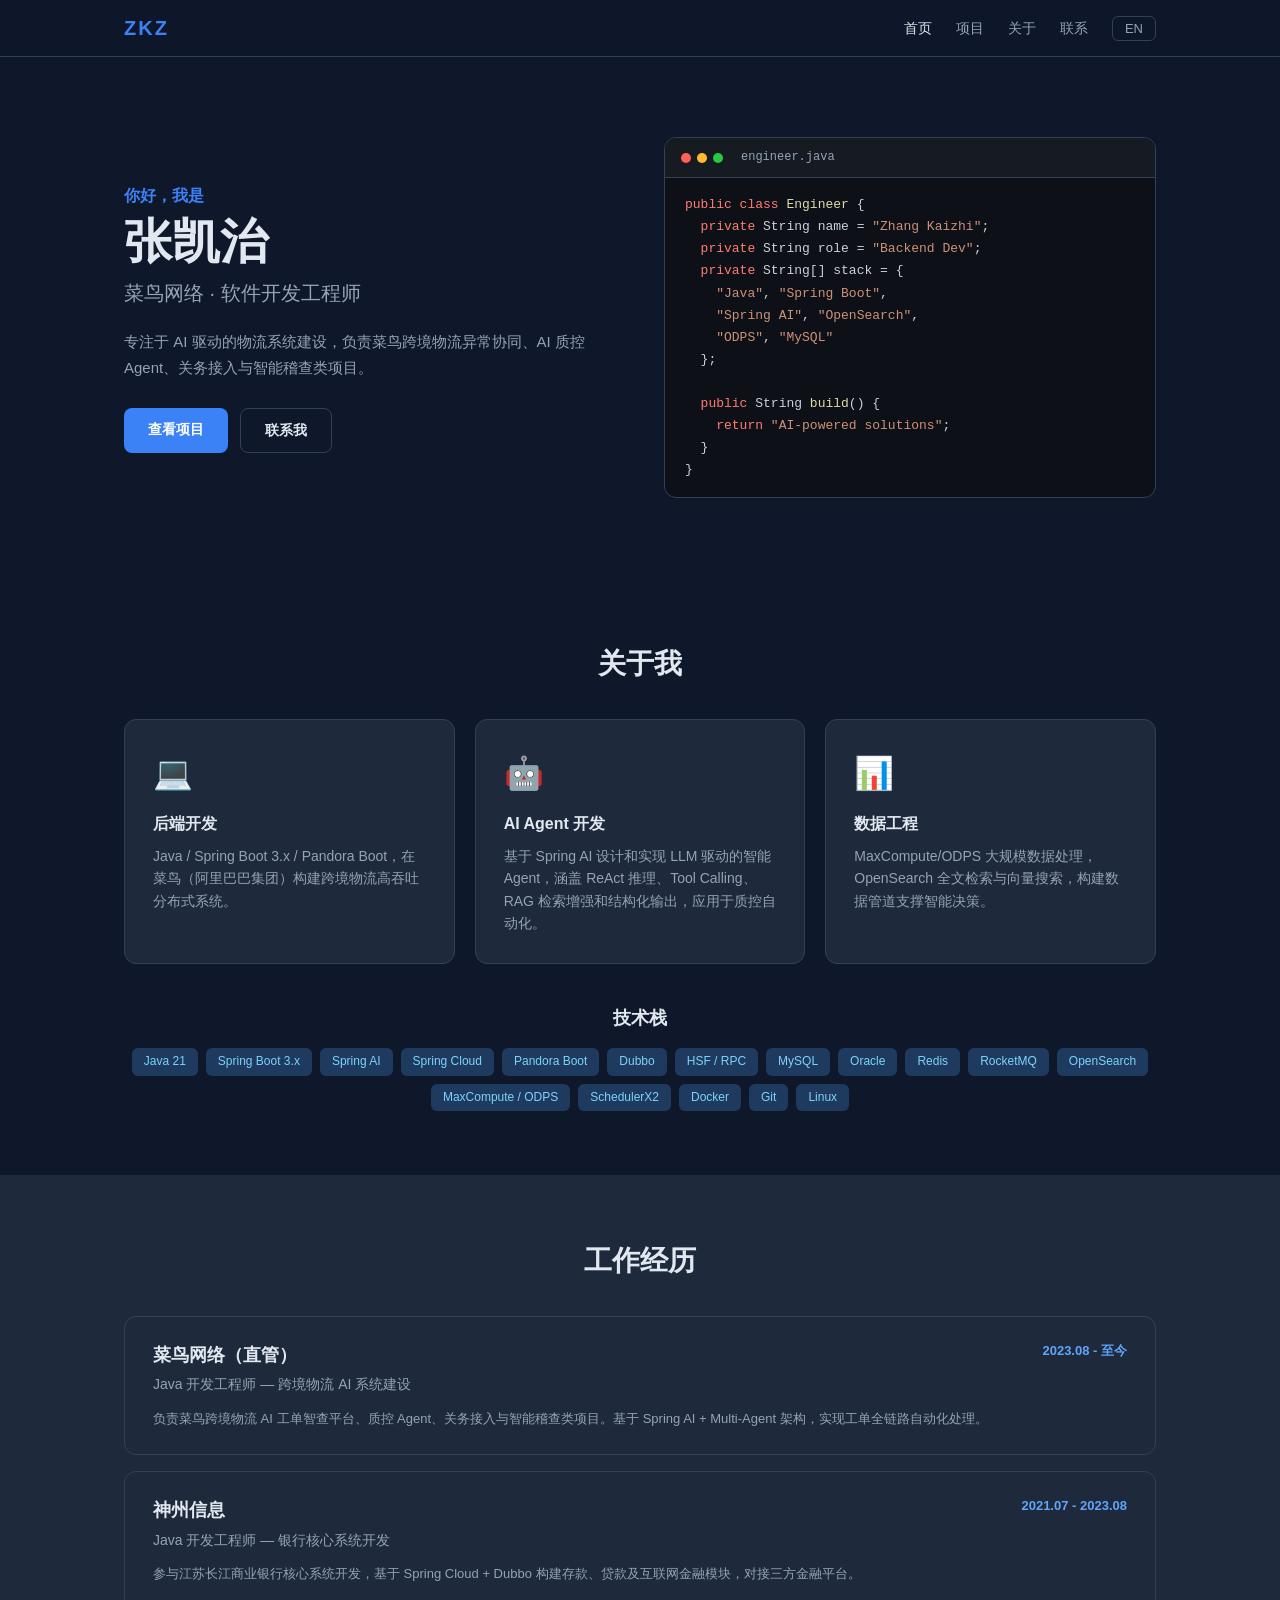
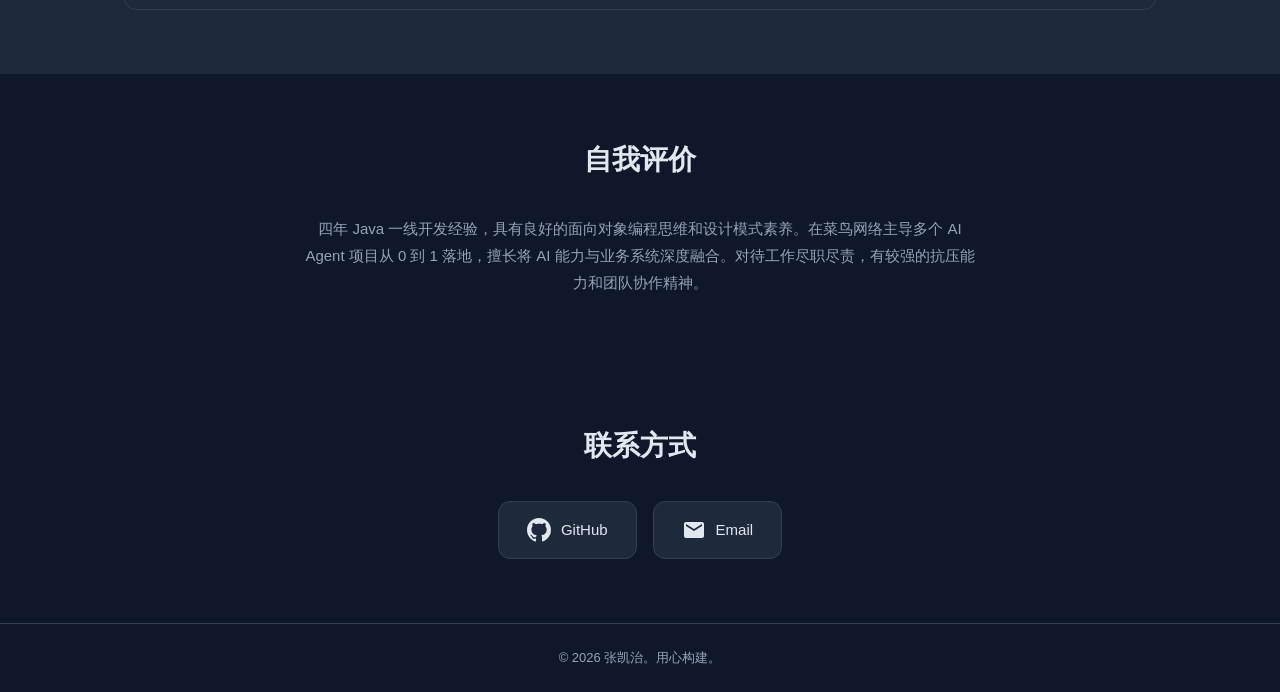
<file: index.html>
<!DOCTYPE html>
<html lang="zh-CN">
<head>
  <meta charset="UTF-8">
  <meta name="viewport" content="width=device-width, initial-scale=1.0">
  <title>张凯治 - 软件开发工程师</title>
  <link rel="stylesheet" href="style.css">
  <link rel="icon" href="data:image/svg+xml,<svg xmlns=%22http://www.w3.org/2000/svg%22 viewBox=%220 0 100 100%22><text y=%22.9em%22 font-size=%2290%22>👨‍💻</text></svg>">
</head>
<body>
  <nav class="navbar">
    <div class="nav-container">
      <a href="index.html" class="nav-logo">ZKZ</a>
      <div class="nav-links">
        <a href="index.html" class="active" data-i18n="nav.home">首页</a>
        <a href="projects.html" data-i18n="nav.projects">项目</a>
        <a href="#about" data-i18n="nav.about">关于</a>
        <a href="#contact" data-i18n="nav.contact">联系</a>
        <button class="lang-btn" onclick="toggleLang()" data-i18n="nav.lang">EN</button>
      </div>
    </div>
  </nav>

  <section class="hero">
    <div class="hero-content">
      <p class="hero-greeting" data-i18n="hero.greeting">你好，我是</p>
      <h1 class="hero-name" data-i18n="hero.name">张凯治</h1>
      <p class="hero-title" data-i18n="hero.title">菜鸟网络 · 软件开发工程师</p>
      <p class="hero-desc" data-i18n="hero.desc">
        专注于 AI 驱动的物流系统建设，负责菜鸟跨境物流异常协同、AI 质控 Agent、关务接入与智能稽查类项目。
      </p>
      <div class="hero-actions">
        <a href="projects.html" class="btn btn-primary" data-i18n="hero.btn1">查看项目</a>
        <a href="#contact" class="btn btn-outline" data-i18n="hero.btn2">联系我</a>
      </div>
    </div>
    <div class="hero-visual">
      <div class="code-block">
        <div class="code-header">
          <span class="dot red"></span>
          <span class="dot yellow"></span>
          <span class="dot green"></span>
          <span class="code-filename" data-i18n="hero.codefile">engineer.java</span>
        </div>
        <pre class="code-body"><code><span class="keyword">public class</span> <span class="class-name">Engineer</span> {
  <span class="keyword">private</span> String name = <span class="string">"Zhang Kaizhi"</span>;
  <span class="keyword">private</span> String role = <span class="string">"Backend Dev"</span>;
  <span class="keyword">private</span> String[] stack = {
    <span class="string">"Java"</span>, <span class="string">"Spring Boot"</span>,
    <span class="string">"Spring AI"</span>, <span class="string">"OpenSearch"</span>,
    <span class="string">"ODPS"</span>, <span class="string">"MySQL"</span>
  };

  <span class="keyword">public</span> String <span class="method">build</span>() {
    <span class="keyword">return</span> <span class="string">"AI-powered solutions"</span>;
  }
}</code></pre>
      </div>
    </div>
  </section>

  <section class="section" id="about">
    <div class="container">
      <h2 class="section-title" data-i18n="about.title">关于我</h2>
      <div class="about-grid">
        <div class="about-card">
          <div class="about-icon">&#128187;</div>
          <h3 data-i18n="about.card1.title">后端开发</h3>
          <p data-i18n="about.card1.desc">
            Java / Spring Boot 3.x / Pandora Boot，在菜鸟（阿里巴巴集团）构建跨境物流高吞吐分布式系统。
          </p>
        </div>
        <div class="about-card">
          <div class="about-icon">&#129302;</div>
          <h3 data-i18n="about.card2.title">AI Agent 开发</h3>
          <p data-i18n="about.card2.desc">
            基于 Spring AI 设计和实现 LLM 驱动的智能 Agent，涵盖 ReAct 推理、Tool Calling、RAG 检索增强和结构化输出，应用于质控自动化。
          </p>
        </div>
        <div class="about-card">
          <div class="about-icon">&#128202;</div>
          <h3 data-i18n="about.card3.title">数据工程</h3>
          <p data-i18n="about.card3.desc">
            MaxCompute/ODPS 大规模数据处理，OpenSearch 全文检索与向量搜索，构建数据管道支撑智能决策。
          </p>
        </div>
      </div>

      <div class="tech-stack">
        <h3 class="stack-title" data-i18n="about.stack">技术栈</h3>
        <div class="stack-tags">
          <span class="tag">Java 21</span>
          <span class="tag">Spring Boot 3.x</span>
          <span class="tag">Spring AI</span>
          <span class="tag">Spring Cloud</span>
          <span class="tag">Pandora Boot</span>
          <span class="tag">Dubbo</span>
          <span class="tag">HSF / RPC</span>
          <span class="tag">MySQL</span>
          <span class="tag">Oracle</span>
          <span class="tag">Redis</span>
          <span class="tag">RocketMQ</span>
          <span class="tag">OpenSearch</span>
          <span class="tag">MaxCompute / ODPS</span>
          <span class="tag">SchedulerX2</span>
          <span class="tag">Docker</span>
          <span class="tag">Git</span>
          <span class="tag">Linux</span>
        </div>
      </div>
    </div>
  </section>

  <!-- 工作经历 -->
  <section class="section section-alt" id="experience">
    <div class="container">
      <h2 class="section-title" data-i18n="exp.title">工作经历</h2>
      <div style="display:flex;flex-direction:column;gap:16px">
        <div style="background:var(--surface);border:1px solid var(--border);border-radius:var(--radius);padding:24px 28px;transition:border-color .2s">
          <div style="display:flex;justify-content:space-between;align-items:flex-start;flex-wrap:wrap;gap:8px">
            <div>
              <div style="font-size:18px;font-weight:700" data-i18n="exp1.company">菜鸟网络（直管）</div>
              <div style="font-size:14px;color:var(--text-muted);margin-top:4px" data-i18n="exp1.role">Java 开发工程师 &mdash; 跨境物流 AI 系统建设</div>
            </div>
            <div style="font-size:13px;color:var(--accent);font-weight:600" data-i18n="exp1.period">2023.08 - 至今</div>
          </div>
          <div style="margin-top:12px;font-size:13px;color:var(--text-muted);line-height:1.7" data-i18n="exp1.desc">
            负责菜鸟跨境物流 AI 工单智查平台、质控 Agent、关务接入与智能稽查类项目。基于 Spring AI + Multi-Agent 架构，实现工单全链路自动化处理。
          </div>
        </div>
        <div style="background:var(--surface);border:1px solid var(--border);border-radius:var(--radius);padding:24px 28px;transition:border-color .2s">
          <div style="display:flex;justify-content:space-between;align-items:flex-start;flex-wrap:wrap;gap:8px">
            <div>
              <div style="font-size:18px;font-weight:700" data-i18n="exp2.company">神州信息</div>
              <div style="font-size:14px;color:var(--text-muted);margin-top:4px" data-i18n="exp2.role">Java 开发工程师 &mdash; 银行核心系统开发</div>
            </div>
            <div style="font-size:13px;color:var(--accent);font-weight:600" data-i18n="exp2.period">2021.07 - 2023.08</div>
          </div>
          <div style="margin-top:12px;font-size:13px;color:var(--text-muted);line-height:1.7" data-i18n="exp2.desc">
            参与江苏长江商业银行核心系统开发，基于 Spring Cloud + Dubbo 构建存款、贷款及互联网金融模块，对接三方金融平台实现转账、还款、数据落地等功能。
          </div>
        </div>
      </div>
    </div>
  </section>

  <!-- 自我评价 -->
  <section class="section" id="evaluation">
    <div class="container" style="max-width:720px;text-align:center">
      <h2 class="section-title" data-i18n="eval.title">自我评价</h2>
      <p style="font-size:15px;color:var(--text-muted);line-height:1.8" data-i18n="eval.desc">
        四年 Java 一线开发经验，具有良好的面向对象编程思维和设计模式素养。在菜鸟网络主导多个 AI Agent 项目从 0 到 1 落地，擅长将 AI 能力与业务系统深度融合。对待工作尽职尽责，有较强的抗压能力和团队协作精神。
      </p>
    </div>
  </section>

  <section class="section" id="contact">
    <div class="container">
      <h2 class="section-title" data-i18n="contact.title">联系方式</h2>
      <div class="contact-links">
        <a href="https://github.com/zkzll" target="_blank" class="contact-card">
          <svg class="contact-icon" viewBox="0 0 24 24" fill="currentColor"><path d="M12 0C5.37 0 0 5.37 0 12c0 5.31 3.435 9.795 8.205 11.385.6.105.825-.255.825-.57 0-.285-.015-1.23-.015-2.235-3.015.555-3.795-.735-4.035-1.41-.135-.345-.72-1.41-1.23-1.695-.42-.225-1.02-.78-.015-.795.945-.015 1.62.87 1.845 1.23 1.08 1.815 2.805 1.305 3.495.99.105-.78.42-1.305.765-1.605-2.67-.3-5.46-1.335-5.46-5.925 0-1.305.465-2.385 1.23-3.225-.12-.3-.54-1.53.12-3.18 0 0 1.005-.315 3.3 1.23.96-.27 1.98-.405 3-.405s2.04.135 3 .405c2.295-1.56 3.3-1.23 3.3-1.23.66 1.65.24 2.88.12 3.18.765.84 1.23 1.905 1.23 3.225 0 4.605-2.805 5.625-5.475 5.925.435.375.81 1.095.81 2.22 0 1.605-.015 2.895-.015 3.3 0 .315.225.69.825.57A12.02 12.02 0 0024 12c0-6.63-5.37-12-12-12z"/></svg>
          <span>GitHub</span>
        </a>
        <a href="mailto:zkz01782702@cainiao.com" class="contact-card">
          <svg class="contact-icon" viewBox="0 0 24 24" fill="currentColor"><path d="M20 4H4c-1.1 0-2 .9-2 2v12c0 1.1.9 2 2 2h16c1.1 0 2-.9 2-2V6c0-1.1-.9-2-2-2zm0 4l-8 5-8-5V6l8 5 8-5v2z"/></svg>
          <span>Email</span>
        </a>
      </div>
    </div>
  </section>

  <footer class="footer">
    <div class="container">
      <p data-i18n="footer.text">&copy; 2026 张凯治。用心构建。</p>
    </div>
  </footer>

  <script src="i18n.js"></script>
</body>
</html>
</file>
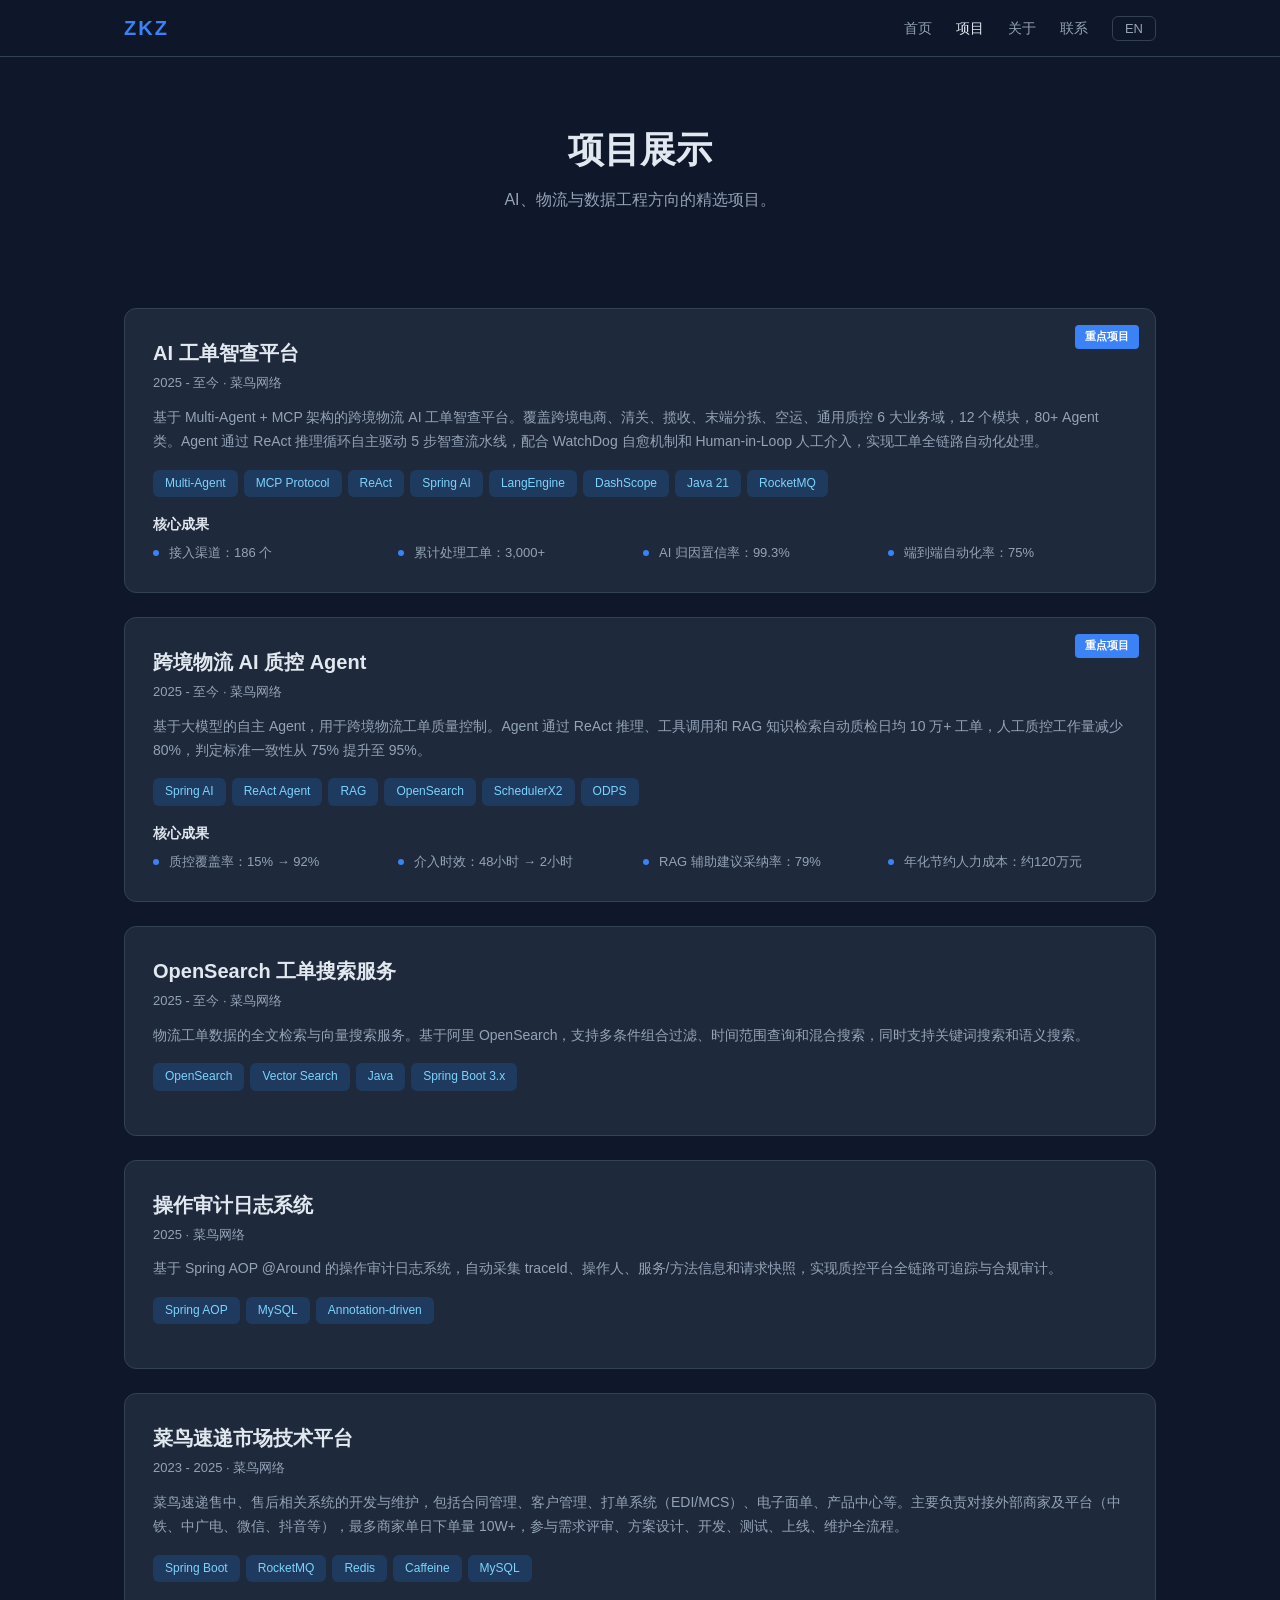
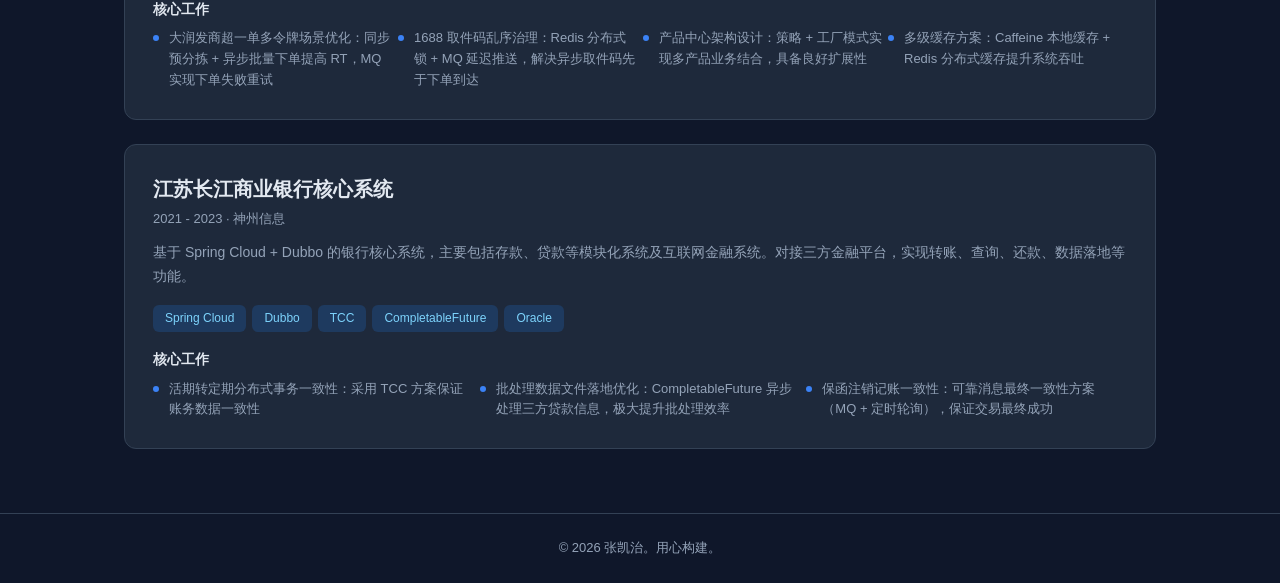
<file: projects.html>
<!DOCTYPE html>
<html lang="zh-CN">
<head>
  <meta charset="UTF-8">
  <meta name="viewport" content="width=device-width, initial-scale=1.0">
  <title>项目展示 - 张凯治</title>
  <link rel="stylesheet" href="style.css">
  <link rel="icon" href="data:image/svg+xml,<svg xmlns=%22http://www.w3.org/2000/svg%22 viewBox=%220 0 100 100%22><text y=%22.9em%22 font-size=%2290%22>👨‍💻</text></svg>">
</head>
<body class="page-projects">
  <nav class="navbar">
    <div class="nav-container">
      <a href="index.html" class="nav-logo">ZKZ</a>
      <div class="nav-links">
        <a href="index.html" data-i18n="nav.home">首页</a>
        <a href="projects.html" class="active" data-i18n="nav.projects">项目</a>
        <a href="index.html#about" data-i18n="nav.about">关于</a>
        <a href="index.html#contact" data-i18n="nav.contact">联系</a>
        <button class="lang-btn" onclick="toggleLang()" data-i18n="nav.lang">EN</button>
      </div>
    </div>
  </nav>

  <section class="page-header">
    <div class="container">
      <h1 class="page-title" data-i18n="page.title">项目展示</h1>
      <p class="page-desc" data-i18n="page.desc">AI、物流与数据工程方向的精选项目。</p>
    </div>
  </section>

  <section class="section">
    <div class="container">
      <div class="project-list">

        <!-- Project 0: AI 工单智查 -->
        <div class="project-card">
          <div class="project-badge" data-i18n="p0.badge">重点项目</div>
          <h2 class="project-title" data-i18n="p0.title">AI 工单智查平台</h2>
          <p class="project-meta" data-i18n="p0.meta">2025 - 至今 &middot; 菜鸟网络</p>
          <p class="project-desc" data-i18n="p0.desc">
            基于 Multi-Agent + MCP 架构的跨境物流 AI 工单智查平台。覆盖跨境电商、清关、揽收、末端分拣、空运、通用质控 6 大业务域，12 个模块，80+ Agent 类。Agent 通过 ReAct 推理循环自主驱动 5 步智查流水线，配合 WatchDog 自愈机制和 Human-in-Loop 人工介入，实现工单全链路自动化处理。
          </p>
          <div class="project-tech">
            <span class="tag">Multi-Agent</span>
            <span class="tag">MCP Protocol</span>
            <span class="tag">ReAct</span>
            <span class="tag">Spring AI</span>
            <span class="tag">LangEngine</span>
            <span class="tag">DashScope</span>
            <span class="tag">Java 21</span>
            <span class="tag">RocketMQ</span>
          </div>
          <div class="project-highlights">
            <h4 data-i18n="p0.h4">核心成果</h4>
            <ul>
              <li data-i18n="p0.li1">接入渠道：186 个</li>
              <li data-i18n="p0.li2">累计处理工单：3,000+</li>
              <li data-i18n="p0.li3">AI 归因置信率：99.3%</li>
              <li data-i18n="p0.li4">端到端自动化率：75%</li>
            </ul>
          </div>
        </div>

        <!-- Project 1 -->
        <div class="project-card">
          <div class="project-badge" data-i18n="p1.badge">重点项目</div>
          <h2 class="project-title" data-i18n="p1.title">跨境物流 AI 质控 Agent</h2>
          <p class="project-meta" data-i18n="p1.meta">2025 - 至今 &middot; 菜鸟网络</p>
          <p class="project-desc" data-i18n="p1.desc">
            基于大模型的自主 Agent，用于跨境物流工单质量控制。Agent 通过 ReAct 推理、工具调用和 RAG 知识检索自动质检日均 10 万+ 工单，人工质控工作量减少 80%，判定标准一致性从 75% 提升至 95%。
          </p>
          <div class="project-tech">
            <span class="tag">Spring AI</span>
            <span class="tag">ReAct Agent</span>
            <span class="tag">RAG</span>
            <span class="tag">OpenSearch</span>
            <span class="tag">SchedulerX2</span>
            <span class="tag">ODPS</span>
          </div>
          <div class="project-highlights">
            <h4 data-i18n="p1.h4">核心成果</h4>
            <ul>
              <li data-i18n="p1.li1">质控覆盖率：15% → 92%</li>
              <li data-i18n="p1.li2">介入时效：48小时 → 2小时</li>
              <li data-i18n="p1.li3">RAG 辅助建议采纳率：79%</li>
              <li data-i18n="p1.li4">年化节约人力成本：约120万元</li>
            </ul>
          </div>
        </div>

        <!-- Project 2 -->
        <div class="project-card">
          <h2 class="project-title" data-i18n="p2.title">OpenSearch 工单搜索服务</h2>
          <p class="project-meta" data-i18n="p2.meta">2025 - 至今 &middot; 菜鸟网络</p>
          <p class="project-desc" data-i18n="p2.desc">
            物流工单数据的全文检索与向量搜索服务。基于阿里 OpenSearch，支持多条件组合过滤、时间范围查询和混合搜索，同时支持关键词搜索和语义搜索。
          </p>
          <div class="project-tech">
            <span class="tag">OpenSearch</span>
            <span class="tag">Vector Search</span>
            <span class="tag">Java</span>
            <span class="tag">Spring Boot 3.x</span>
          </div>
        </div>

        <!-- Project 3 -->
        <div class="project-card">
          <h2 class="project-title" data-i18n="p3.title">操作审计日志系统</h2>
          <p class="project-meta" data-i18n="p3.meta">2025 &middot; 菜鸟网络</p>
          <p class="project-desc" data-i18n="p3.desc">
            基于 Spring AOP @Around 的操作审计日志系统，自动采集 traceId、操作人、服务/方法信息和请求快照，实现质控平台全链路可追踪与合规审计。
          </p>
          <div class="project-tech">
            <span class="tag">Spring AOP</span>
            <span class="tag">MySQL</span>
            <span class="tag">Annotation-driven</span>
          </div>
        </div>

        <!-- Project 4: 菜鸟速递 -->
        <div class="project-card">
          <h2 class="project-title" data-i18n="p4.title">菜鸟速递市场技术平台</h2>
          <p class="project-meta" data-i18n="p4.meta">2023 - 2025 &middot; 菜鸟网络</p>
          <p class="project-desc" data-i18n="p4.desc">
            菜鸟速递售中、售后相关系统的开发与维护，包括合同管理、客户管理、打单系统（EDI/MCS）、电子面单、产品中心等。主要负责对接外部商家及平台（中铁、中广电、微信、抖音等），最多商家单日下单量 10W+，参与需求评审、方案设计、开发、测试、上线、维护全流程。
          </p>
          <div class="project-tech">
            <span class="tag">Spring Boot</span>
            <span class="tag">RocketMQ</span>
            <span class="tag">Redis</span>
            <span class="tag">Caffeine</span>
            <span class="tag">MySQL</span>
          </div>
          <div class="project-highlights">
            <h4 data-i18n="p4.h4">核心工作</h4>
            <ul>
              <li data-i18n="p4.li1">大润发商超一单多令牌场景优化：同步预分拣 + 异步批量下单提高 RT，MQ 实现下单失败重试</li>
              <li data-i18n="p4.li2">1688 取件码乱序治理：Redis 分布式锁 + MQ 延迟推送，解决异步取件码先于下单到达</li>
              <li data-i18n="p4.li3">产品中心架构设计：策略 + 工厂模式实现多产品业务结合，具备良好扩展性</li>
              <li data-i18n="p4.li4">多级缓存方案：Caffeine 本地缓存 + Redis 分布式缓存提升系统吞吐</li>
            </ul>
          </div>
        </div>

        <!-- Project 5: 长江商业银行 -->
        <div class="project-card">
          <h2 class="project-title" data-i18n="p5.title">江苏长江商业银行核心系统</h2>
          <p class="project-meta" data-i18n="p5.meta">2021 - 2023 &middot; 神州信息</p>
          <p class="project-desc" data-i18n="p5.desc">
            基于 Spring Cloud + Dubbo 的银行核心系统，主要包括存款、贷款等模块化系统及互联网金融系统。对接三方金融平台，实现转账、查询、还款、数据落地等功能，以及定期产品和特色业务的研发。
          </p>
          <div class="project-tech">
            <span class="tag">Spring Cloud</span>
            <span class="tag">Dubbo</span>
            <span class="tag">TCC</span>
            <span class="tag">CompletableFuture</span>
            <span class="tag">Oracle</span>
          </div>
          <div class="project-highlights">
            <h4 data-i18n="p5.h4">核心工作</h4>
            <ul>
              <li data-i18n="p5.li1">活期转定期分布式事务一致性：采用 TCC 方案保证账务数据一致性</li>
              <li data-i18n="p5.li2">批处理数据文件落地优化：CompletableFuture 异步处理三方贷款信息，极大提升批处理效率</li>
              <li data-i18n="p5.li3">保函注销记账一致性：可靠消息最终一致性方案（MQ + 定时轮询），保证交易最终成功</li>
            </ul>
          </div>
        </div>

      </div>
    </div>
  </section>

  <footer class="footer">
    <div class="container">
      <p data-i18n="footer.text">&copy; 2026 张凯治。用心构建。</p>
    </div>
  </footer>

  <script src="i18n.js"></script>
</body>
</html>
</file>
<file: style.css>
* { margin: 0; padding: 0; box-sizing: border-box; }

:root {
  --bg: #0f172a;
  --bg-alt: #1e293b;
  --surface: #1e293b;
  --border: #334155;
  --text: #e2e8f0;
  --text-muted: #94a3b8;
  --primary: #3b82f6;
  --primary-hover: #2563eb;
  --accent: #60a5fa;
  --tag-bg: #1e3a5f;
  --tag-text: #7dd3fc;
  --radius: 12px;
}

body {
  font-family: -apple-system, "PingFang SC", "Segoe UI", "Microsoft YaHei", sans-serif;
  background: var(--bg);
  color: var(--text);
  line-height: 1.6;
  -webkit-font-smoothing: antialiased;
}

.container { max-width: 1080px; margin: 0 auto; padding: 0 24px; }

/* Navbar */
.navbar {
  position: sticky; top: 0; z-index: 100;
  background: rgba(15, 23, 42, 0.85);
  backdrop-filter: blur(12px);
  border-bottom: 1px solid var(--border);
}
.nav-container {
  max-width: 1080px; margin: 0 auto; padding: 0 24px;
  display: flex; align-items: center; justify-content: space-between;
  height: 56px;
}
.nav-logo {
  font-size: 20px; font-weight: 800; color: var(--primary);
  text-decoration: none; letter-spacing: 2px;
}
.nav-links { display: flex; gap: 24px; }
.nav-links a {
  text-decoration: none; color: var(--text-muted); font-size: 14px;
  font-weight: 500; transition: color 0.2s;
}
.nav-links a:hover, .nav-links a.active { color: var(--text); }
.nav-links { align-items: center; }
.lang-btn {
  background: transparent; border: 1px solid var(--border); color: var(--text-muted);
  padding: 4px 12px; border-radius: 6px; font-size: 13px; font-weight: 500;
  cursor: pointer; transition: all 0.2s; font-family: inherit;
}
.lang-btn:hover { border-color: var(--primary); color: var(--primary); }

/* Hero */
.hero {
  display: flex; align-items: center; gap: 48px;
  max-width: 1080px; margin: 0 auto; padding: 80px 24px;
}
.hero-content { flex: 1; }
.hero-greeting { font-size: 16px; color: var(--primary); font-weight: 600; margin-bottom: 8px; }
.hero-name { font-size: 48px; font-weight: 800; line-height: 1.1; margin-bottom: 8px; }
.hero-title { font-size: 20px; color: var(--text-muted); margin-bottom: 20px; }
.hero-desc { font-size: 15px; color: var(--text-muted); line-height: 1.7; margin-bottom: 28px; }
.hero-actions { display: flex; gap: 12px; }
.btn {
  display: inline-block; padding: 10px 24px; border-radius: 8px;
  font-size: 14px; font-weight: 600; text-decoration: none; transition: all 0.2s;
}
.btn-primary { background: var(--primary); color: #fff; }
.btn-primary:hover { background: var(--primary-hover); }
.btn-outline { border: 1px solid var(--border); color: var(--text); }
.btn-outline:hover { border-color: var(--primary); color: var(--primary); }

.hero-visual { flex: 1; }
.code-block {
  background: #0d1117; border: 1px solid var(--border);
  border-radius: var(--radius); overflow: hidden;
  font-family: "SF Mono", "Fira Code", "Consolas", monospace;
}
.code-header {
  display: flex; align-items: center; gap: 6px;
  padding: 10px 16px; background: #161b22; border-bottom: 1px solid var(--border);
}
.dot { width: 10px; height: 10px; border-radius: 50%; }
.dot.red { background: #ff5f56; }
.dot.yellow { background: #ffbd2e; }
.dot.green { background: #27c93f; }
.code-filename { margin-left: 12px; font-size: 12px; color: var(--text-muted); }
.code-body {
  padding: 16px 20px; font-size: 13px; line-height: 1.7;
  color: #c9d1d9; overflow-x: auto;
}
.code-body .keyword { color: #ff7b72; }
.code-body .class-name { color: #dcdcaa; }
.code-body .string { color: #ce9178; }
.code-body .method { color: #dcdcaa; }

/* Sections */
.section { padding: 64px 0; }
.section-alt { background: var(--bg-alt); }
.section-title {
  font-size: 28px; font-weight: 700; margin-bottom: 32px;
  text-align: center;
}

/* About */
.about-grid {
  display: grid; grid-template-columns: repeat(auto-fit, minmax(280px, 1fr));
  gap: 20px; margin-bottom: 40px;
}
.about-card {
  background: var(--surface); border: 1px solid var(--border);
  border-radius: var(--radius); padding: 28px;
  transition: border-color 0.2s;
}
.about-card:hover { border-color: var(--primary); }
.about-icon { font-size: 32px; margin-bottom: 12px; }
.about-card h3 { font-size: 16px; font-weight: 600; margin-bottom: 8px; }
.about-card p { font-size: 14px; color: var(--text-muted); line-height: 1.6; }

/* Tech stack */
.stack-title { font-size: 18px; font-weight: 600; margin-bottom: 16px; text-align: center; }
.stack-tags { display: flex; flex-wrap: wrap; gap: 8px; justify-content: center; }
.tag {
  display: inline-block; padding: 4px 12px; border-radius: 6px;
  font-size: 12px; font-weight: 500;
  background: var(--tag-bg); color: var(--tag-text);
}

/* Projects */
.page-header {
  padding: 64px 0 32px; text-align: center;
}
.page-title { font-size: 36px; font-weight: 800; margin-bottom: 8px; }
.page-desc { font-size: 16px; color: var(--text-muted); }

.project-list { display: flex; flex-direction: column; gap: 24px; }
.project-card {
  background: var(--surface); border: 1px solid var(--border);
  border-radius: var(--radius); padding: 28px;
  position: relative; transition: border-color 0.2s;
}
.project-card:hover { border-color: var(--primary); }
.project-badge {
  position: absolute; top: 16px; right: 16px;
  background: var(--primary); color: #fff; font-size: 11px;
  font-weight: 600; padding: 3px 10px; border-radius: 4px;
}
.project-title { font-size: 20px; font-weight: 700; margin-bottom: 4px; }
.project-meta { font-size: 13px; color: var(--text-muted); margin-bottom: 12px; }
.project-desc { font-size: 14px; color: var(--text-muted); line-height: 1.7; margin-bottom: 16px; }
.project-tech { display: flex; flex-wrap: wrap; gap: 6px; margin-bottom: 16px; }
.project-highlights h4 { font-size: 14px; font-weight: 600; margin-bottom: 8px; }
.project-highlights ul {
  list-style: none; display: grid;
  grid-template-columns: repeat(auto-fit, minmax(200px, 1fr)); gap: 6px;
}
.project-highlights li {
  font-size: 13px; color: var(--text-muted);
  padding-left: 16px; position: relative;
}
.project-highlights li::before {
  content: ''; position: absolute; left: 0; top: 7px;
  width: 6px; height: 6px; border-radius: 50%; background: var(--primary);
}

/* Contact */
.contact-links {
  display: flex; gap: 16px; justify-content: center; flex-wrap: wrap;
}
.contact-card {
  display: flex; align-items: center; gap: 10px;
  background: var(--surface); border: 1px solid var(--border);
  border-radius: var(--radius); padding: 16px 28px;
  text-decoration: none; color: var(--text);
  font-size: 15px; font-weight: 500; transition: all 0.2s;
}
.contact-card:hover { border-color: var(--primary); }
.contact-icon { width: 24px; height: 24px; }

/* Footer */
.footer {
  padding: 24px 0; text-align: center;
  border-top: 1px solid var(--border);
}
.footer p { font-size: 13px; color: var(--text-muted); }

/* Responsive */
@media (max-width: 768px) {
  .hero { flex-direction: column; padding: 48px 24px; gap: 32px; }
  .hero-name { font-size: 36px; }
  .about-grid { grid-template-columns: 1fr; }
}
</file>
